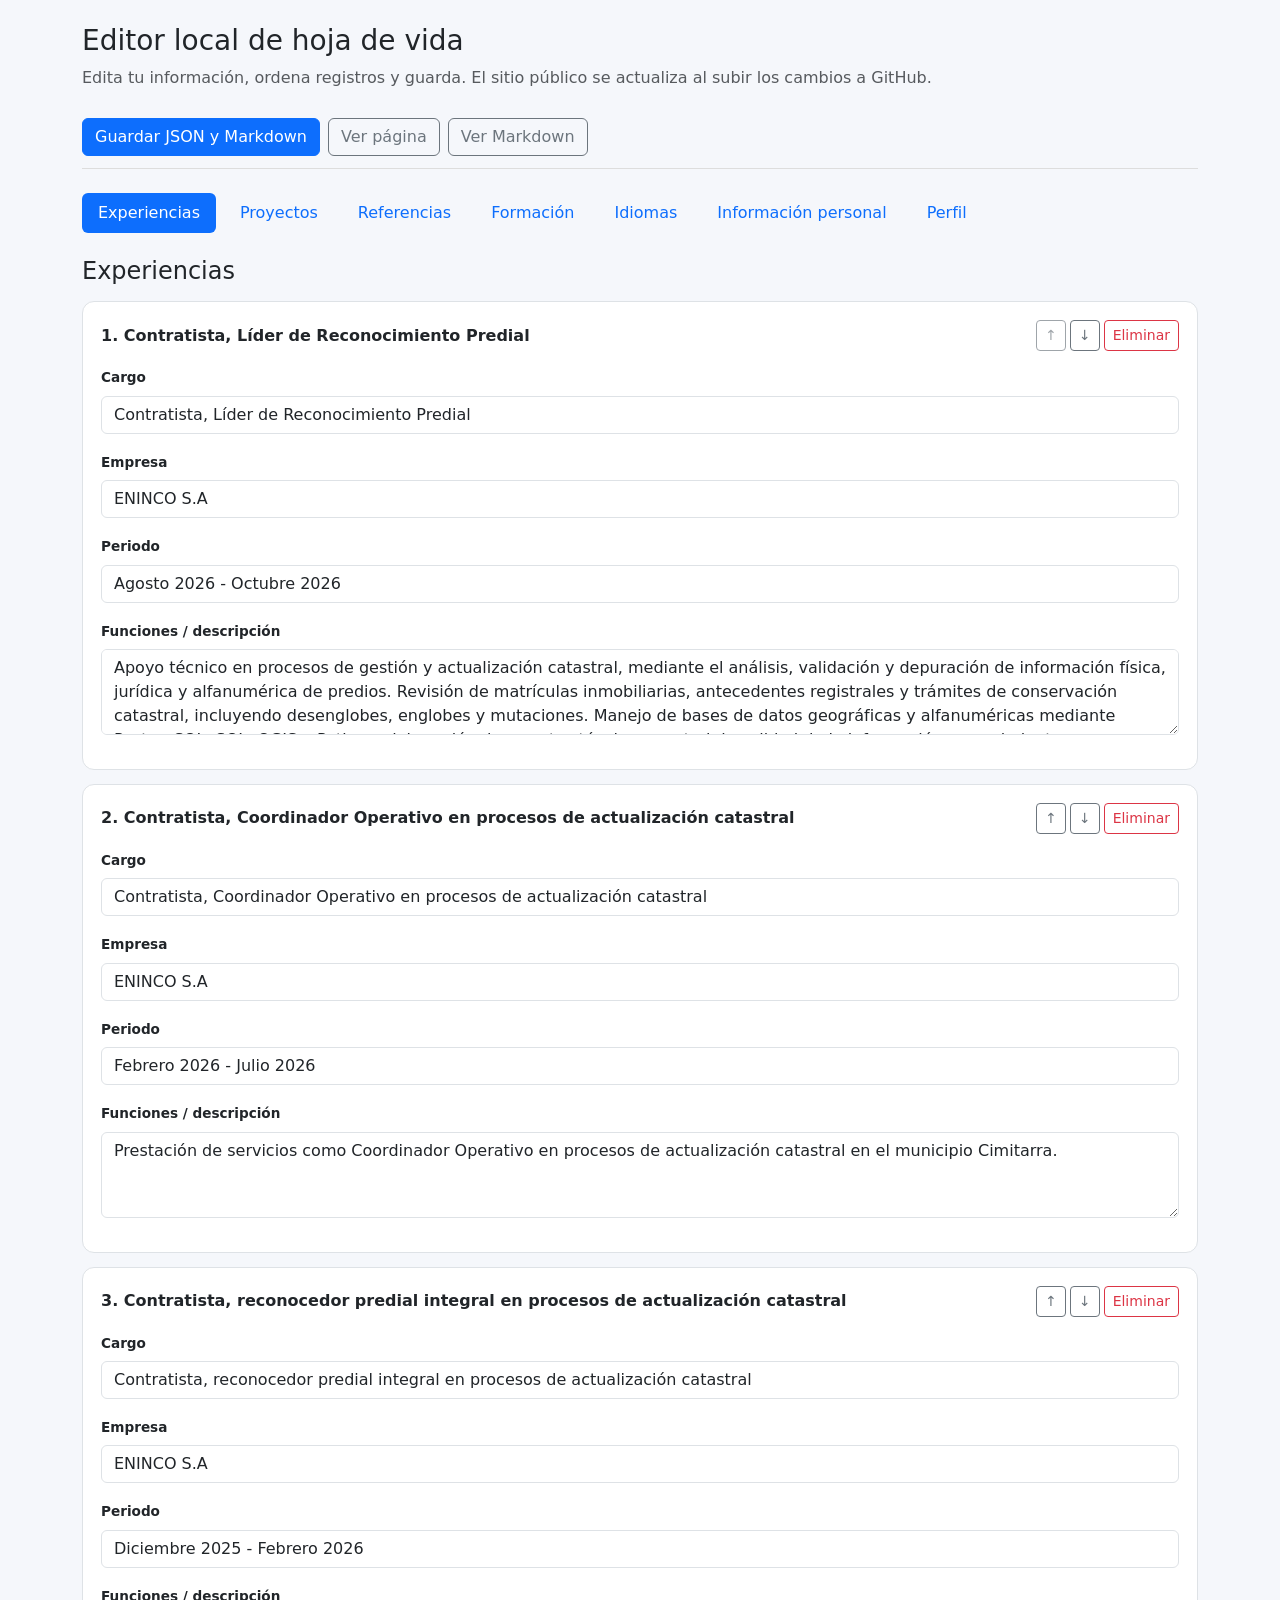
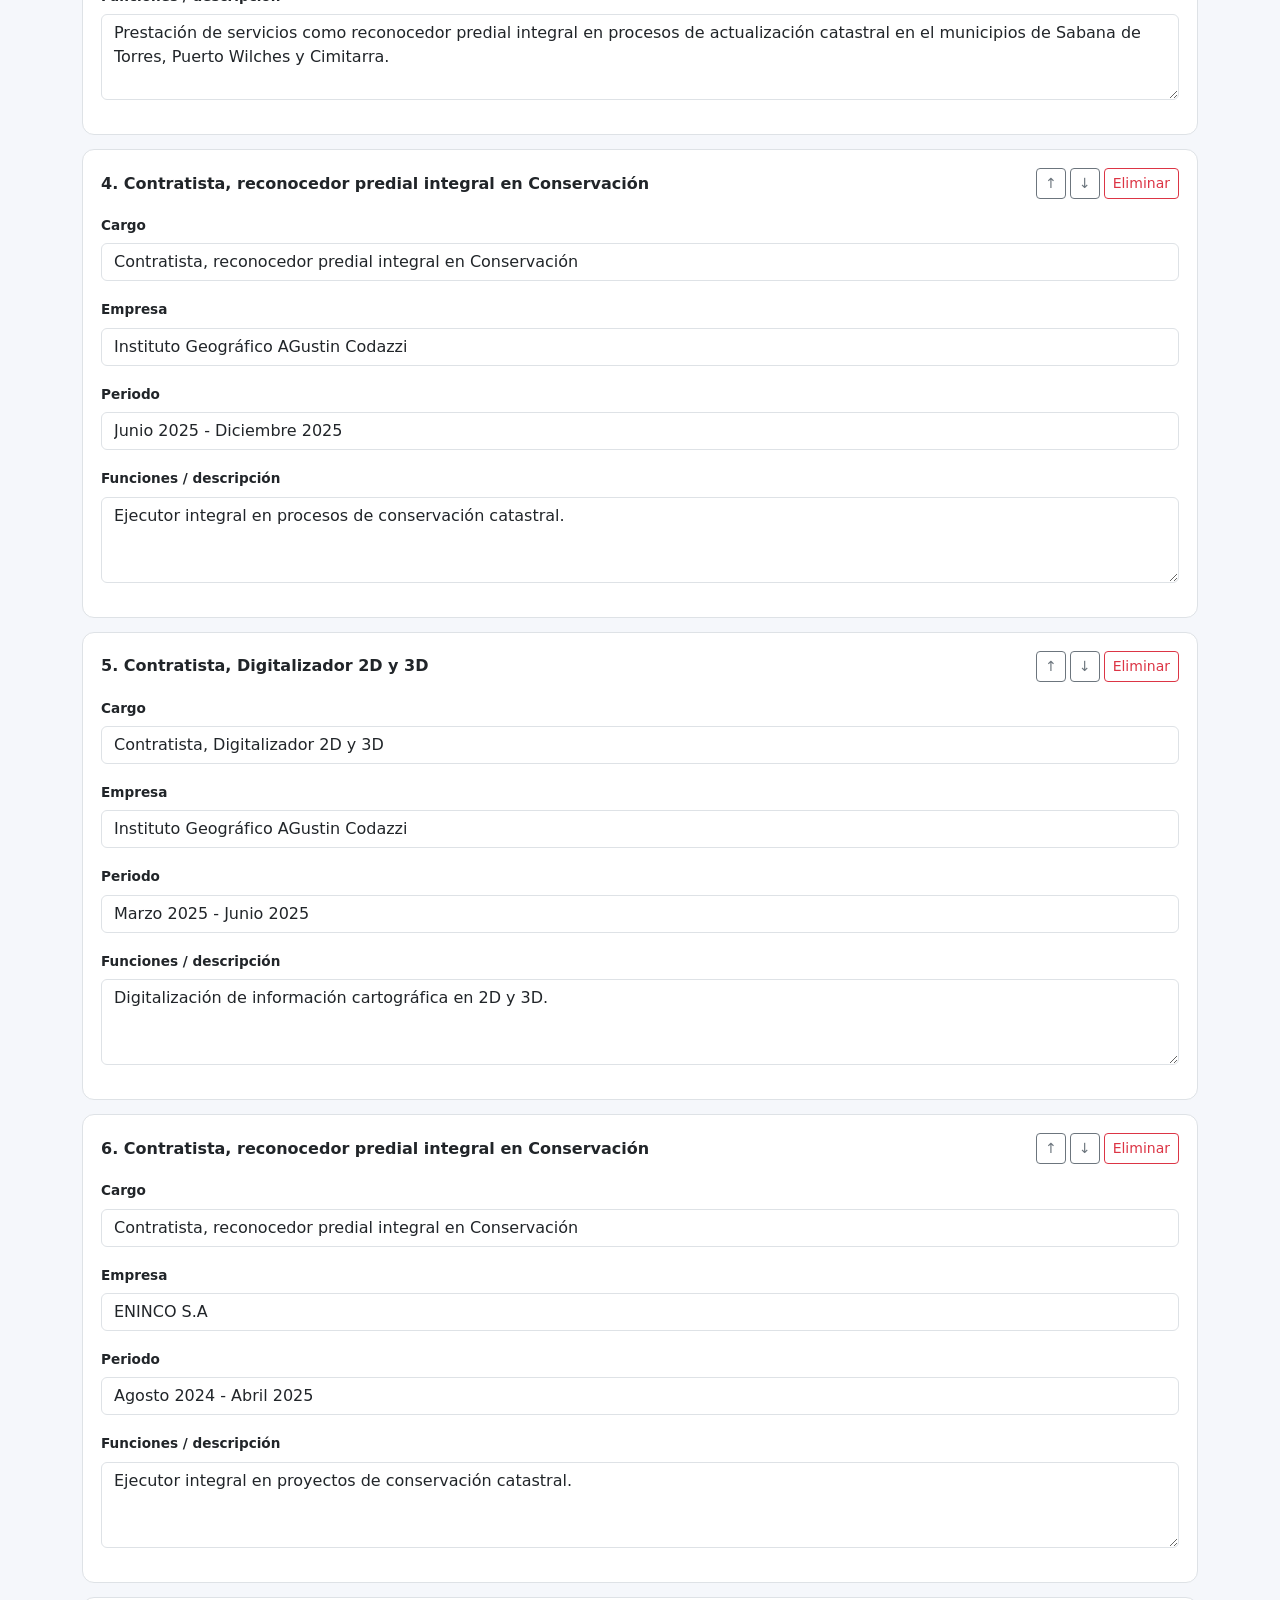
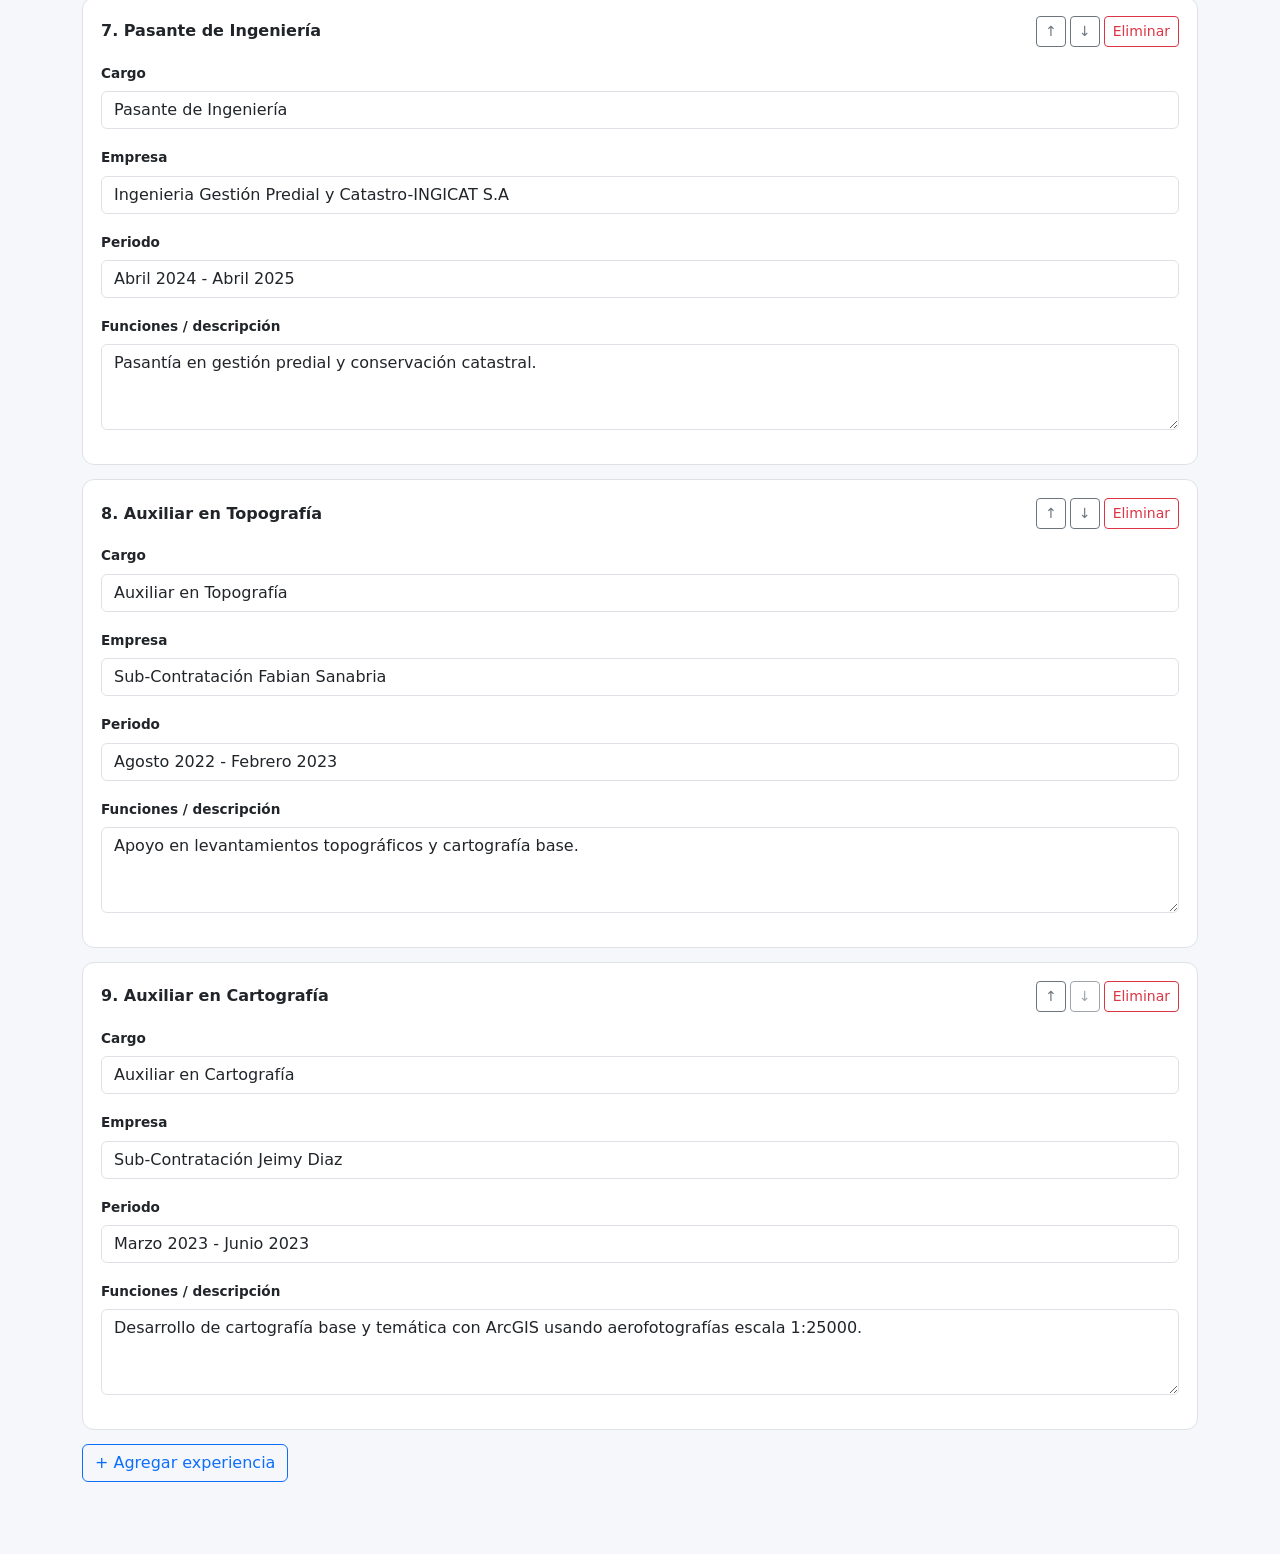
<file: editor.html>
<!DOCTYPE html>
<html lang="es"><head><meta charset="UTF-8"><meta name="viewport" content="width=device-width,initial-scale=1">
<title>Editor local · Hoja de vida</title>
<link href="https://cdn.jsdelivr.net/npm/bootstrap@5.3.0/dist/css/bootstrap.min.css" rel="stylesheet">
<style>body{background:#f5f7fb}.entry{background:#fff;border:1px solid #dee2e6;border-radius:12px;padding:18px;margin-bottom:14px}.entry-head{display:flex;justify-content:space-between;gap:1rem;align-items:center;margin-bottom:14px}.toolbar{position:sticky;top:0;z-index:5;background:#f5f7fb;padding:12px 0;border-bottom:1px solid #ddd}.form-label{font-size:.85rem;font-weight:600}.nav-link{cursor:pointer}textarea{min-height:95px}</style>
</head><body><main class="container py-4"><h1 class="h3">Editor local de hoja de vida</h1><p class="text-muted">Edita tu información, ordena registros y guarda. El sitio público se actualiza al subir los cambios a GitHub.</p>
<div class="toolbar d-flex flex-wrap gap-2 align-items-center"><button class="btn btn-primary" id="guardar">Guardar JSON y Markdown</button><a class="btn btn-outline-secondary" href="index.html" target="_blank">Ver página</a><a class="btn btn-outline-secondary" href="hoja_vida.md" target="_blank">Ver Markdown</a><span id="estado" role="status" aria-live="polite"></span></div>
<ul class="nav nav-pills my-4 gap-2" id="pestanas"></ul><div id="contenido"></div></main>
<script src="editor.js"></script></body></html>
</file>
